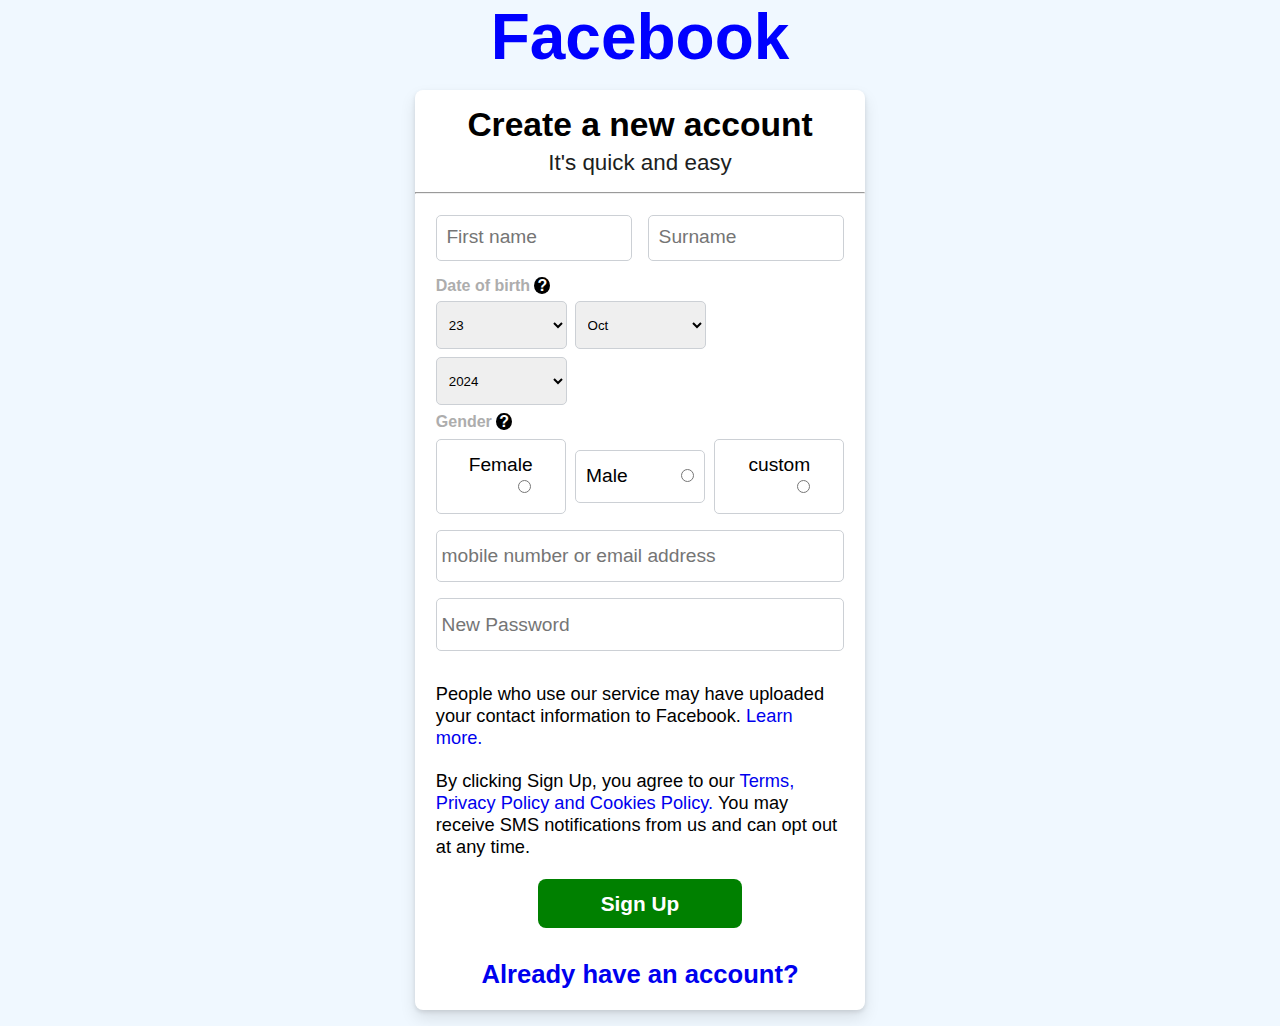
<file: index.html>
<!DOCTYPE html>
<html lang="en">
  <head>
    <meta charset="UTF-8" />
    <meta name="viewport" content="width=device-width, initial-scale=1.0" />
    <link rel="stylesheet" text="text/css" href="index.css" />
    <title>Document</title>
  </head>
  <body>
    <h1>Facebook</h1>

    <div class="form-container">
      <div class="account_create_div">
        <h2><b>Create a new account</b></h2>
        <span>It's quick and easy</span>
      </div>

      <div><hr class="ash-rule" /></div>

      <form>
        <div class="form__input">
          <input type="text" placeholder="First name" />
          <input type="text" placeholder="Surname" />
        </div>

        <div class="dob">
          <div class="dob__text">Date of birth <span>?</span></div>
          <div class="dob__div">
            <label for="day">
              <select name="day" id="day">
                <option value="23">23</option>
                <option value="24">24</option>
                <option value="25">25</option>
              </select>
            </label>
            <label for="month">
              <select name="month" id="month">
                <option value="Oct">Oct</option>
                <option value="Nov">Nov</option>
                <option value="Dec">Dec</option>
              </select>
            </label>
            <label for="year">
              <select name="year" id="year">
                <option value="2024">2024</option>
                <option value="2025">2025</option>
                <option value="2026">2026</option>
              </select>
            </label>
          </div>
        </div>

        <div class="gender">
          <div class="gender__text">Gender <span>?</span></div>
          <div class="gender__div">
            <label for="female"
              >Female
              <input type="radio" id="female" class="radio" name="female" />
            </label>

            <label for="Male"
              >Male
              <input type="radio" id="male" name="male" />
            </label>

            <label for="Custom"
              >custom
              <input type="radio" id="custom" name="custom" />
            </label>
          </div>
        </div>

        <div class="full_width_input">
          <input
            type="text"
            id="mobile number"
            name="mobile"
            placeholder="mobile number or email address"
          />
        </div>
        <div class="full_width_input break">
          <input
            type="text"
            id="new password"
            name="new password"
            placeholder="New Password"
          />
        </div>
        <p class="last__text__1">
          People who use our service may have uploaded your contact information
          to Facebook. <a href="#">Learn more.</a>
        </p>
        <p class="last__text__2">
          By clicking Sign Up, you agree to our
          <a href="#">Terms, Privacy Policy and Cookies Policy.</a> You may
          receive SMS notifications from us and can opt out at any time.
        </p>
        <div class="sign-up-btn">
          <a href="#">Sign Up</a>
        </div>
        <p class="already__have__account">
          <a href="#">Already have an account?</a>
        </p>
      </form>
    </div>
  </body>
</html>
</file>
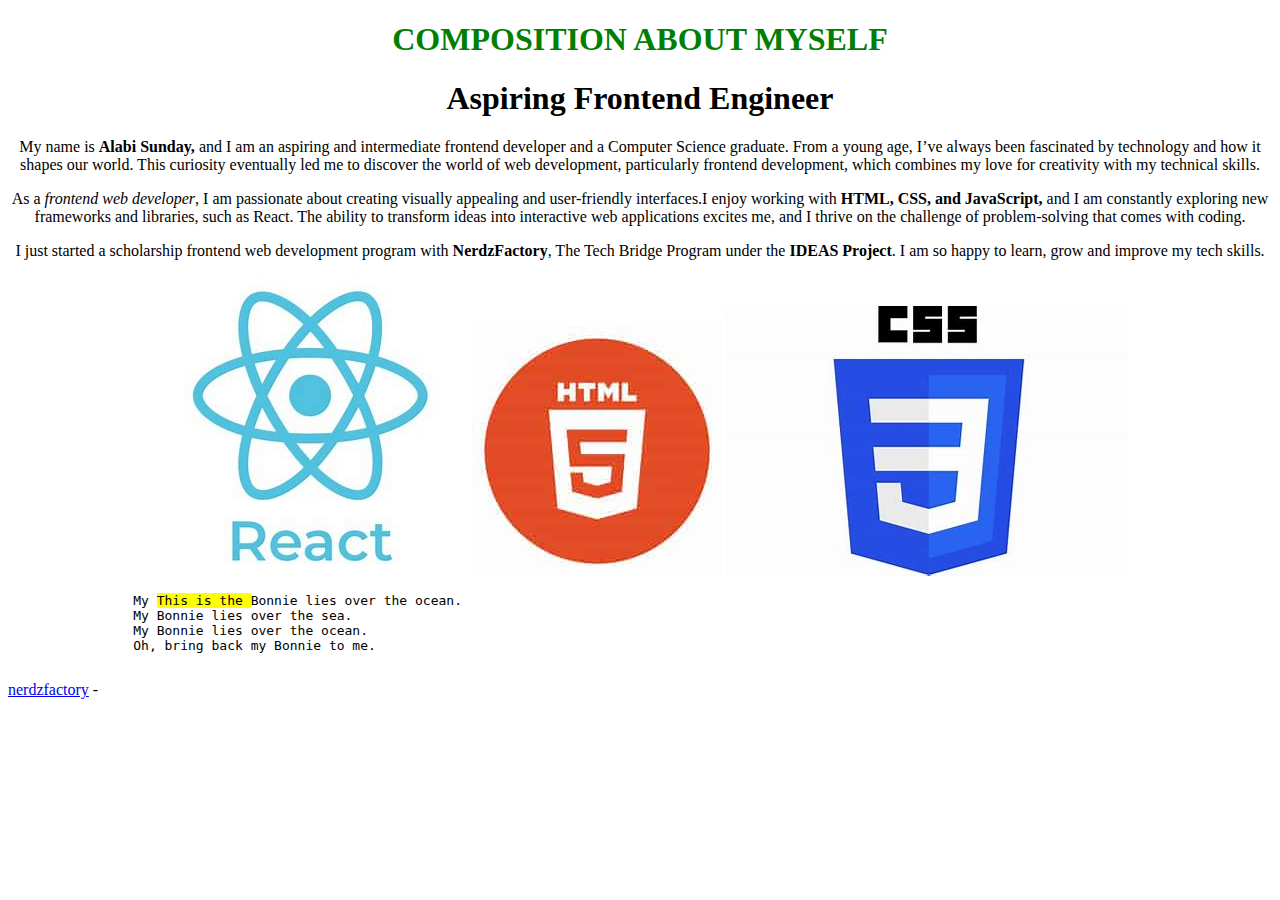
<file: first.html>
<!DOCTYPE html>
<html>
  <head>
    <title>First Class</title>
  </head>
  <body>
    <h1>
      <font color="green"><center>COMPOSITION ABOUT MYSELF</center></font>
    </h1>
    <h1>
      <b><center>Aspiring Frontend Engineer</center></b>
    </h1>
    <center>
      <p>
        My name is <b>Alabi Sunday,</b> and I am an aspiring and intermediate
        frontend developer and a Computer Science graduate. From a young age,
        I’ve always been fascinated by technology and how it shapes our world.
        This curiosity eventually led me to discover the world of web
        development, particularly frontend development, which combines my love
        for creativity with my technical skills.
      </p>
      <p>
        As a <em>frontend web developer</em>, I am passionate about creating
        visually appealing and user-friendly interfaces.I enjoy working with
        <b>HTML, CSS, and JavaScript,</b> and I am constantly exploring new
        frameworks and libraries, such as React. The ability to transform ideas
        into interactive web applications excites me, and I thrive on the
        challenge of problem-solving that comes with coding.
      </p>
      <p>
        I just started a scholarship frontend web development program with
        <b>NerdzFactory</b>, The Tech Bridge Program under the
        <b>IDEAS Project</b>. I am so happy to learn, grow and improve my tech
        skills.
      </p>
    </center>
    <center>
      <img src="react.jpg" alt="react image" />
      <img src="css.jpg" alt="css image" />
      <img src="css2.jpg" alt="html image" />
    </center>
    <pre>
                My <mark>This is the </mark>Bonnie lies over the ocean.
                My Bonnie lies over the sea.
                My Bonnie lies over the ocean.
                Oh, bring back my Bonnie to me.
   </pre>

    <a href="https://nerdzfactory.co/" target="_blank">nerdzfactory</a>
  </body>
</html>
-
</file>
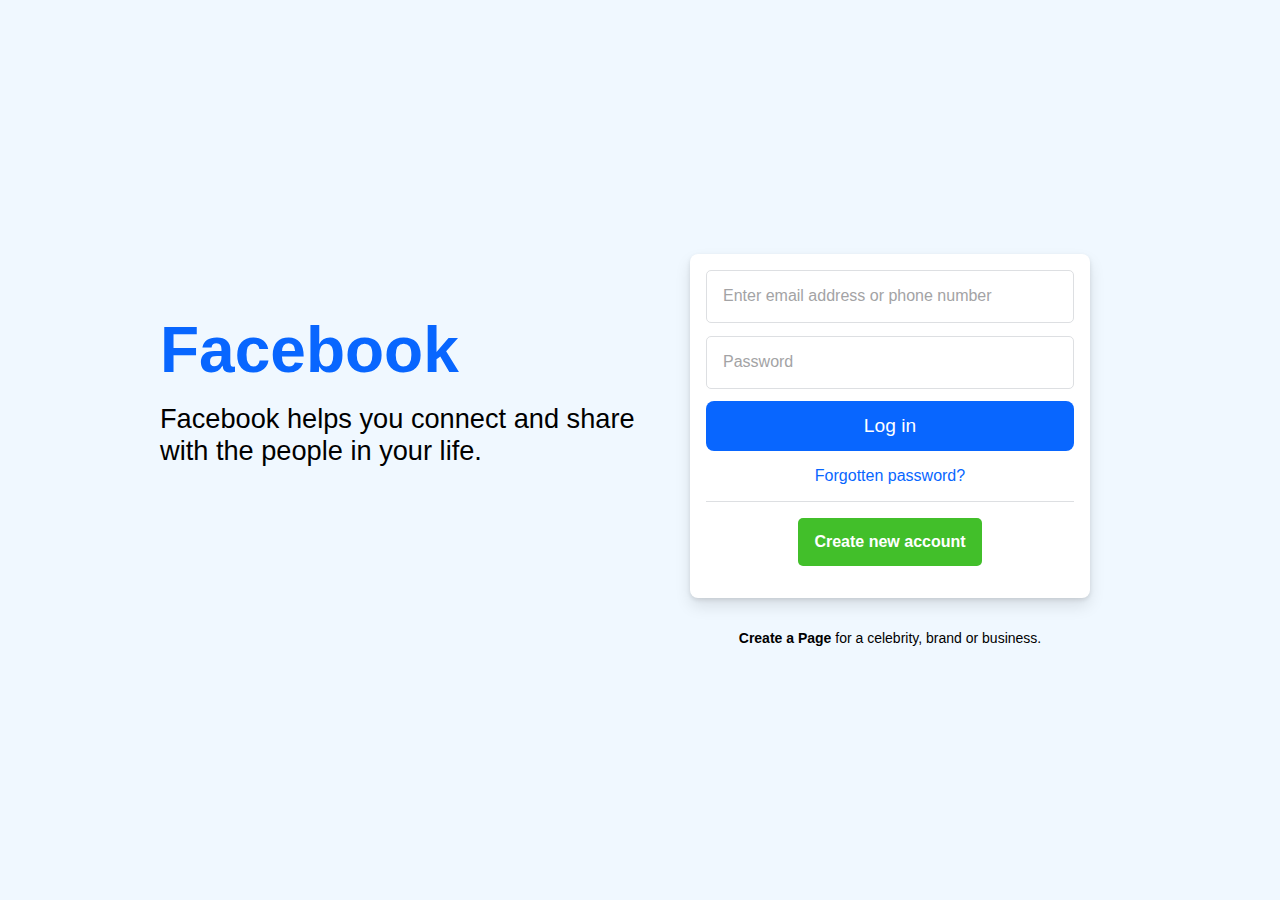
<file: login.html>
<!DOCTYPE html>
<html lang="en">
  <head>
    <meta charset="UTF-8" />
    <meta name="viewport" content="width=device-width, initial-scale=1.0" />
    <link rel="stylesheet" type="text/css" href="login.css" />
    <title>Document</title>
  </head>
  <body>
    <div class="container">
      <div class="wrapper_1">
        <h1>Facebook</h1>
        <p>
          Facebook helps you connect and share with the people in your life.
        </p>
      </div>

      <div class="wrapper_2">
        <div class="form_container">
          <form>
            <div>
              <input
                type="text"
                name="text1"
                placeholder="Enter email address or phone number"
              />
            </div>
            <div><input type="text" name="text2" placeholder="Password" /></div>

            <div class="login"><a href="#">Log in </a></div>
            <div class="f_password"><a href="#">Forgotten password?</a></div>
            <hr class="hr" />
            <div class="create_acct"><a href="#">Create new account</a></div>
          </form>
        </div>

        <div class="last__text">
          <a href="#"><b>Create a Page</b></a> for a celebrity, brand or
          business.
        </div>
      </div>
    </div>
  </body>
</html>
</file>
<file: index.css>
* {
  margin: 0;
  padding: 0;
  box-sizing: border-box;
  font-family: Arial, Helvetica, sans-serif;
}
body {
  background-color: aliceblue;
}
h1 {
  text-align: center;
  color: blue;
  font-size: 4rem;
  /* padding: 1.7rem 2rem; */
}
.form-container {
  margin: 1rem auto;
  box-shadow: 0px 2px 4px rgba(0, 0, 0, 0.1), 0px 8px 16px rgba(0, 0, 0, 0.1);
  background-color: #fff;
  max-width: 450px;
  border-radius: 8px;
}
.account_create_div {
  text-align: center;
  padding: 1rem 1rem;
}
.account_create_div h2 {
  font-size: 2.1rem;
  margin-bottom: 0.4rem;
}
.account_create_div span {
  font-size: 1.4rem;
  color: #1c1e21;
}
/* .ash-rule {
  margin-bottom: 0.5rem;
} */
form {
  padding: 1.3rem 1.3rem;
  margin: 0 auto;
}
.form__input {
  width: 100%;
  display: flex;
  justify-content: center;
  align-items: center;
  gap: 1rem;
}
.form__input input {
  width: 50%;
  outline: none;
  padding: 0.9rem 0.6rem;
  border: 1px solid #ccd0d5;
  outline: none;
  border-radius: 5px;
}
.form__input input::placeholder {
  font-size: 1.2rem;
}

.dob__div select {
  width: 32.1%;
  padding: 0.9rem 0.5rem;
  margin-bottom: 0.5rem;
  border: 1px solid #ccd0d5;
  outline: none;
  border-radius: 5px;
  margin-right: 0.2rem;
}
.dob__text {
  margin-top: 1rem;
  margin-bottom: 0.4rem;
  color: #adadad;
  font-size: 1rem;
  font-weight: bold;
}
.dob__text span {
  border-radius: 50%;
  padding: 0.2px 3px;
  background-color: black;
  color: #fff;
}

.gender__div {
  width: 100%;
  display: flex;
  justify-content: center;
  align-items: center;
  gap: 0.6rem;
}
.gender__div label {
  border: 1px solid #ccd0d5;
  padding: 0.9rem 0.5rem;
  width: 33.33%;
  font-size: 1.2rem;
  outline: none;
  border-radius: 5px;
  text-align: center;
}
.gender__div input[type="radio"] {
  margin-left: 3rem;
}

.gender__text {
  color: #adadad;
  font-size: 1rem;
  font-weight: bold;
  margin-bottom: 0.5rem;
}
.gender__text span {
  border-radius: 50%;
  padding: 0.3px 3px;
  background-color: black;
  color: #fff;
}
.full_width_input {
  width: 100%;
}
.full_width_input input {
  padding: 0.9rem 0.3rem;
  outline: none;
  margin-top: 1rem;
  width: 100%;
  font-size: 1.2rem;
  border: 1px solid #ccd0d5;
  border-radius: 5px;
}
.break {
  margin-bottom: 2rem;
}

.last__text__1 {
  margin-bottom: 1.3rem;
  font-size: 1.14rem;
}
.last__text__1 a {
  text-decoration: none;
}
.last__text__2 a {
  text-decoration: none;
}
.last__text__2 {
  margin-bottom: 1.3rem;
  font-size: 1.14rem;
}
.sign-up-btn {
  margin: 0 auto;
  padding: 0.8rem 3rem;
  background-color: green;
  color: #fff;
  font-weight: bold;
  font-size: 1.3rem;
  outline: none;
  border: none;
  width: 50%;
  border-radius: 8px;
  text-align: center;
}
.sign-up-btn a {
  color: #fff;
  text-decoration: none;
}
.already__have__account {
  margin-top: 2rem;
  color: blue;
  text-align: center;
  font-size: 1.6rem;
  font-weight: 600;
}
.already__have__account a {
  text-decoration: none;
}
</file>
<file: login.css>
* {
  margin: 0;
  padding: 0;
  box-sizing: border-box;
  font-family: Arial, Helvetica, sans-serif;
}
body {
  /* padding: 2rem 2rem; */
  background-color: aliceblue;
}
.hr {
  border: none;
  border-top: 1px solid #dddfe2;
  height: 0;
}
.container {
  display: flex;
  justify-content: center;
  align-items: center;
  width: 100%;
  margin: 0 auto;
  height: 100vh;
  padding: 3rem 10rem;
  /* gap: 1rem; */
}
.container h1 {
  font-size: 4rem;
  color: #0866ff;
  font-weight: 600;
  margin-bottom: 1rem;
}
.container p {
  font-size: 1.7rem;
}
.wrapper_1 {
  width: 500px;
  margin-bottom: 7.5rem;
}
.wrapper_2 {
  margin: 4rem auto;
  padding: 1rem 1rem;
  border-radius: 10px;
}
.form_container {
  width: 400px;
  margin: 0 auto;
  box-shadow: 0px 2px 4px rgba(0, 0, 0, 0.1), 0px 8px 16px rgba(0, 0, 0, 0.1);
  padding: 1rem 1rem;
  background-color: #fff;
  border-radius: 8px;
}
form input {
  display: block;
  width: 100%;
  padding: 18px 16px;
  border: 1px solid #dddfe2;
  border-radius: 5px;
  outline: none;
  margin-bottom: 0.8rem;
}
::placeholder {
  font-size: 1rem;
  color: #a3a3a5;
}
.login {
  display: flex;
  justify-content: center;
  align-items: center;
  padding: 14px 10px;
  background-color: #0866ff;
  font-size: 1.2rem;
  outline: none;
  border: none;
  margin: 0 auto;
  width: 100%;
  border-radius: 8px;
  text-align: center;
}
.login a {
  color: #fff;
  display: block;
  text-decoration: none;
}
.f_password {
  display: flex;
  justify-content: center;
  align-items: center;
  margin-top: 1rem;
  margin-bottom: 1rem;
}
.f_password a {
  text-decoration: none;
  color: #0866ff;
}

.create_acct {
  margin: 1rem auto;
  background-color: #42bf2a;
  padding: 15px 12px;
  width: 50%;
  text-align: center;
  border-radius: 5px;
}
.create_acct a {
  text-decoration: none;
  color: #fff;
  font-weight: bold;
}
.last__text {
  text-align: center;
  margin-top: 2rem;
  font-size: 14px;
}
.last__text a {
  text-decoration: none;
  color: black;
}
</file>
